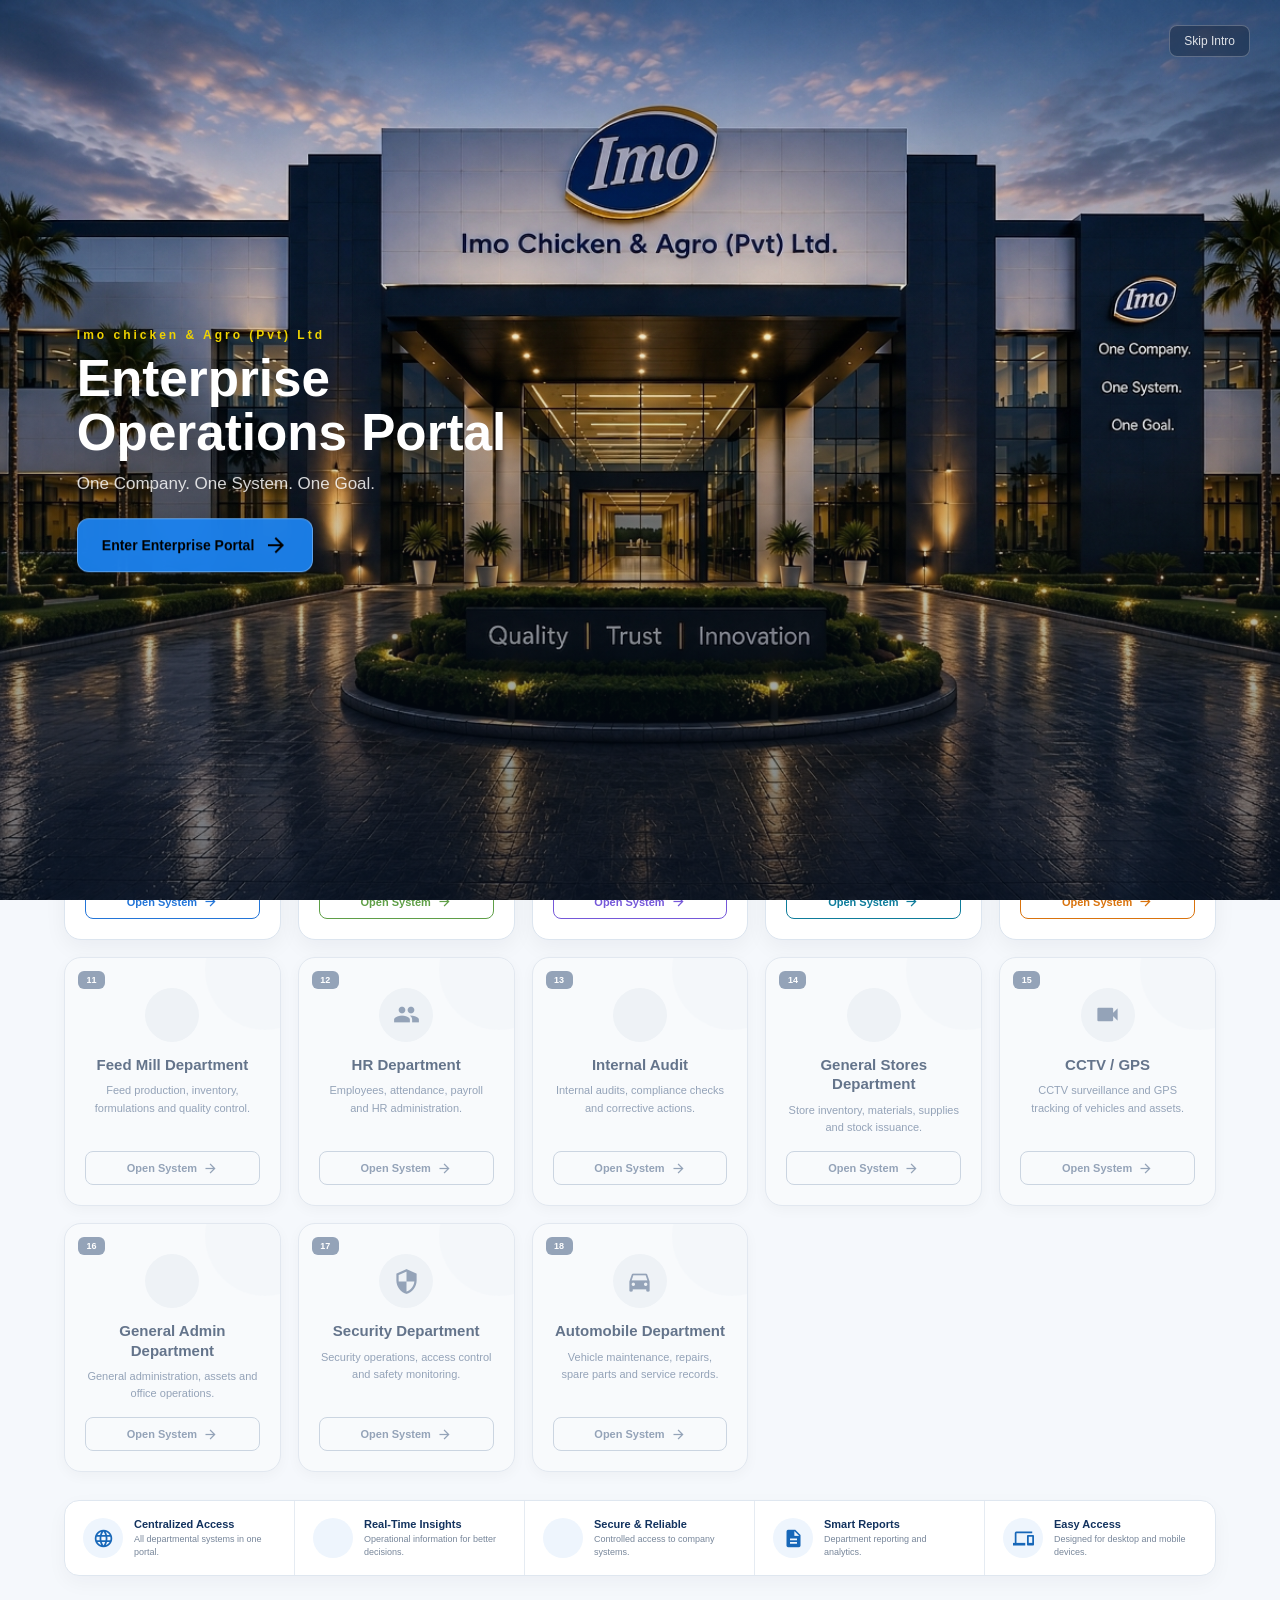
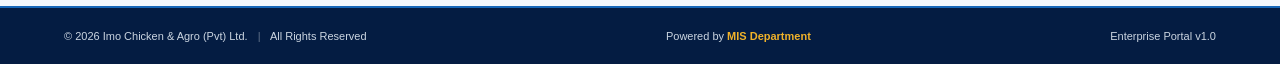
<file: index.html>
<!DOCTYPE html>
<html lang="en">

<head>

    <meta charset="UTF-8">

    <meta
        name="viewport"
        content="width=device-width, initial-scale=1.0"
    >
    <!-- =====================================================
     IMO BUILDING ENTRANCE
    ===================================================== -->
    <section id="buildingIntro" class="building-intro">

        <div class="building-bg"></div>

        <div class="building-overlay"></div>

        <div class="entrance-content">

            <div class="entrance-label">
                Imo chicken & Agro (Pvt) Ltd
            </div>

            <h1>
                Enterprise Operations Portal
            </h1>

            <p>
                One Company. One System. One Goal.
            </p>

            <button id="enterPortalBtn" class="enter-portal-btn">
                Enter Enterprise Portal
                <span class="material-icons">
                    arrow_forward
                </span>
            </button>

        </div>

        <button id="skipIntroBtn" class="skip-intro-btn">
            Skip Intro
        </button>

    </section>

    <title>
        Imo Enterprise Operations Portal
    </title>


    <link
        rel="stylesheet"
        href="css/style.css"
    >


    <link
        rel="stylesheet"
        href="https://fonts.googleapis.com/icon?family=Material+Icons"
    >

</head>


<body>


    <!-- =====================================================
         PAGE
    ====================================================== -->

    <div class="portal-page">



        <!-- =================================================
             TOP AREA
        ================================================== -->

        <section class="portal-hero">


            <!-- TOP INFO -->
            
            <div class="hero-topbar">


                <div class="date-card">

                    <div class="date-row">

                        <span class="material-icons">
                            calendar_month
                        </span>

                        <div>
                            <strong id="currentDate">
                                --
                            </strong>

                            <small id="currentDay">
                                --
                            </small>
                        </div>

                    </div>


                    <div class="date-divider"></div>


                    <div class="date-row">

                        <span class="material-icons">
                            schedule
                        </span>

                        <div>
                            <strong id="currentTime">
                                --
                            </strong>

                            <small>
                                Local Time
                            </small>
                        </div>

                    </div>

                </div>



                <!-- COMPANY BRAND -->

                <div class="hero-brand">

                    <img
                        src="assets/Logo.png"
                        alt="Imo Chicken & Agro Logo"
                        class="hero-logo"
                    >

                    <h1>
                        Enterprise Operations Portal
                    </h1>

                    <div class="hero-accent"></div>

                    <p>
                        One Company. One System. One Goal.
                    </p>

                </div>



                <!-- STATUS -->

                <div class="system-status-card">

                    <div class="status-heading">

                        <span class="material-icons">
                            monitoring
                        </span>

                        <div>
                            <strong>
                                All Systems
                            </strong>

                            <small>
                                Centralized Access
                            </small>
                        </div>

                    </div>


                    <div class="status-divider"></div>


                    <div class="department-count">

                        <strong>
                            18
                        </strong>

                        <span>
                            Departments & Systems
                        </span>

                    </div>

                </div>


            </div>



            <!-- INTRO -->

            <div class="hero-intro">

                <p>
                    Centralized access to departmental systems of
                    <strong>
                        Imo Chicken & Agro (Pvt) Ltd.
                    </strong>
                </p>

            </div>


        </section>


        <!-- =================================================
             TOP TAB (sits on the hero's bottom line)
        ================================================== -->

        <nav class="top-tab-bar">

            <button
                id="kpiTabBtn"
                type="button"
                class="top-tab"
            >
                <span class="material-icons">
                    query_stats
                </span>

                Top Management KPI Dashboard
            </button>

        </nav>



        <!-- =================================================
             DEPARTMENTS
        ================================================== -->

        <main class="departments-section">


            <div class="section-heading">

                <div>

                    <span class="section-label">
                        ENTERPRISE ACCESS
                    </span>

                    <h2>
                        Departments & Systems
                    </h2>

                    <p>
                        Select a department to access its operational system.
                    </p>

                </div>


                <div class="department-total">

                    <span class="material-icons">
                        apps
                    </span>

                    <span>
                        18 Modules
                    </span>

                </div>

            </div>



            <!-- CARDS GENERATED BY JS -->

            <div
                id="departmentGrid"
                class="department-grid"
            >
            </div>


        </main>



        <!-- =================================================
             FEATURES
        ================================================== -->

        <section class="portal-features">


            <div class="feature-item">

                <div class="feature-icon">
                    <span class="material-icons">
                        language
                    </span>
                </div>

                <div>
                    <strong>
                        Centralized Access
                    </strong>

                    <p>
                        All departmental systems in one portal.
                    </p>
                </div>

            </div>



            <div class="feature-item">

                <div class="feature-icon">
                    <span class="material-icons">
                        insights
                    </span>
                </div>

                <div>
                    <strong>
                        Real-Time Insights
                    </strong>

                    <p>
                        Operational information for better decisions.
                    </p>
                </div>

            </div>



            <div class="feature-item">

                <div class="feature-icon">
                    <span class="material-icons">
                        shield
                    </span>
                </div>

                <div>
                    <strong>
                        Secure & Reliable
                    </strong>

                    <p>
                        Controlled access to company systems.
                    </p>
                </div>

            </div>



            <div class="feature-item">

                <div class="feature-icon">
                    <span class="material-icons">
                        description
                    </span>
                </div>

                <div>
                    <strong>
                        Smart Reports
                    </strong>

                    <p>
                        Department reporting and analytics.
                    </p>
                </div>

            </div>



            <div class="feature-item">

                <div class="feature-icon">
                    <span class="material-icons">
                        devices
                    </span>
                </div>

                <div>
                    <strong>
                        Easy Access
                    </strong>

                    <p>
                        Designed for desktop and mobile devices.
                    </p>
                </div>

            </div>


        </section>



        <!-- =================================================
             FOOTER
        ================================================== -->

        <footer class="portal-footer">

            <div>
                © 2026 Imo Chicken & Agro (Pvt) Ltd.
                <span>|</span>
                All Rights Reserved
            </div>


            <div>
                Powered by
                <strong>
                    MIS Department
                </strong>
            </div>


            <div>
                Enterprise Portal v1.0
            </div>

        </footer>


    </div>



    <!-- =====================================================
         COMING SOON MODAL
    ====================================================== -->

    <div
        id="comingSoonModal"
        class="modal"
    >

        <div class="modal-card">


            <div class="modal-icon">

                <span class="material-icons">
                    construction
                </span>

            </div>


            <span class="modal-badge">
                COMING SOON
            </span>


            <h2 id="comingSoonTitle">
                Department System
            </h2>


            <p>
                This department system is currently under development
                and will be available through the Enterprise Operations
                Portal soon.
            </p>


            <button
                id="closeComingSoon"
                type="button"
                class="modal-close-btn"
            >
                Close
            </button>


        </div>

    </div>



    <!-- =====================================================
         SCRIPT
    ====================================================== -->

    <script src="js/app.js"></script>


</body>

</html>
</file>
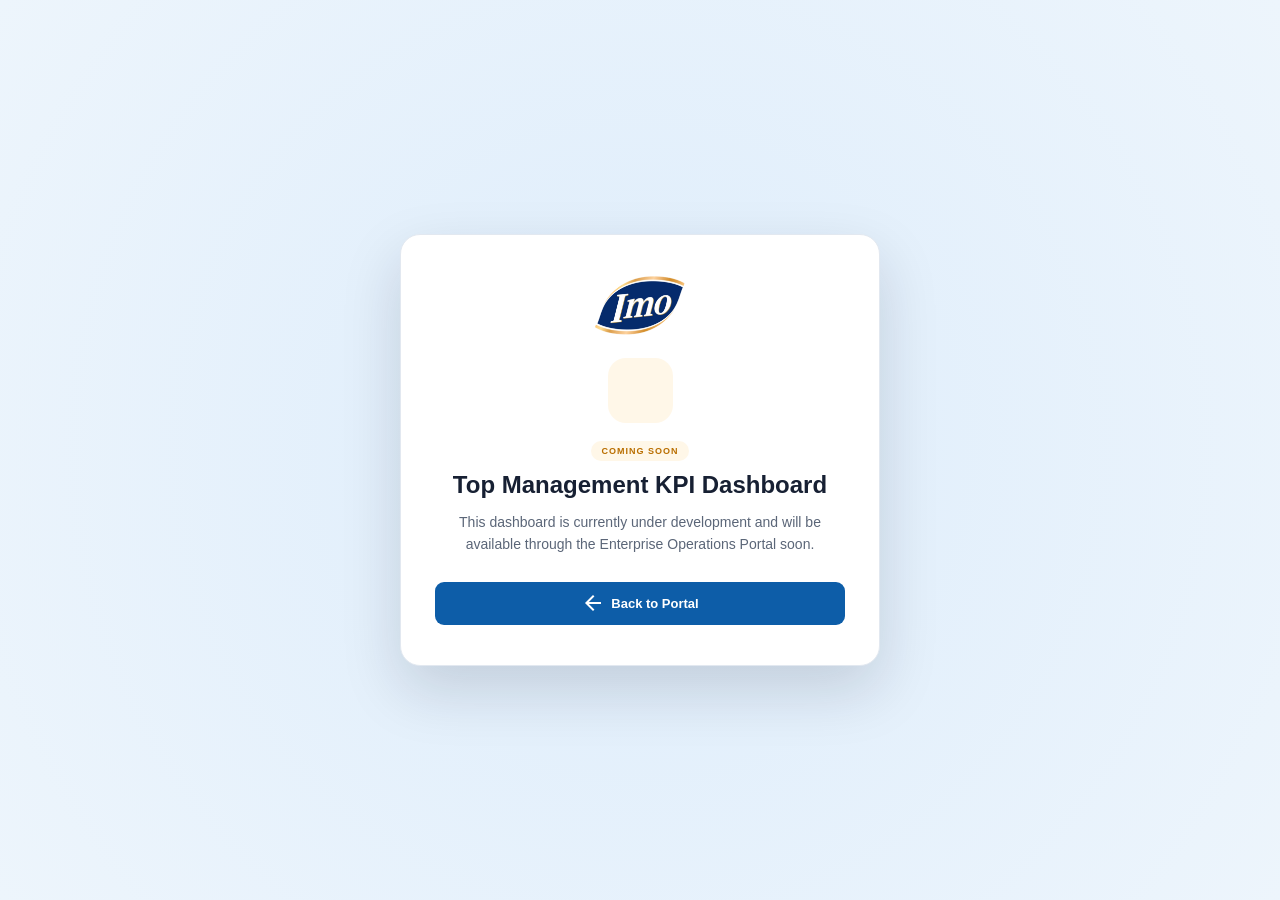
<file: kpi.html>
<!DOCTYPE html>
<html lang="en">

<head>

    <meta charset="UTF-8">

    <meta
        name="viewport"
        content="width=device-width, initial-scale=1.0"
    >

    <title>
        Top Management KPI Dashboard | Imo Enterprise Operations Portal
    </title>

    <link
        rel="stylesheet"
        href="css/style.css"
    >

    <link
        rel="stylesheet"
        href="https://fonts.googleapis.com/icon?family=Material+Icons"
    >

</head>


<body class="coming-soon-body">

    <main class="coming-soon-page">

        <div class="coming-soon-card">

            <img
                src="assets/Logo.png"
                alt="Imo Chicken & Agro Logo"
                class="coming-soon-logo"
            >

            <div class="modal-icon">
                <span class="material-icons">
                    query_stats
                </span>
            </div>

            <span class="modal-badge">
                COMING SOON
            </span>

            <h1>
                Top Management KPI Dashboard
            </h1>

            <p>
                This dashboard is currently under development
                and will be available through the Enterprise Operations
                Portal soon.
            </p>

            <a
                href="index.html#portal"
                class="modal-close-btn coming-soon-back"
            >
                <span class="material-icons">
                    arrow_back
                </span>
                Back to Portal
            </a>

        </div>

    </main>

</body>

</html>
</file>
<file: css/style.css>
/* =========================================================
   Imo ENTERPRISE OPERATIONS PORTAL
========================================================= */


/* =========================================================
   RESET
========================================================= */

* {
    margin: 0;
    padding: 0;
    box-sizing: border-box;
}


html {
    scroll-behavior: smooth;
}


body {
    min-height: 100vh;

    font-family:
        "Segoe UI",
        Arial,
        sans-serif;

    background: #f5f8fc;

    color: #172033;
}



/* =========================================================
   MAIN PAGE
========================================================= */

.portal-page {
    min-height: 100vh;
}



/* =========================================================
   HERO
========================================================= */

.portal-hero {
    position: relative;

    padding:
        26px 5%
        40px;

    overflow: hidden;

    background:
        radial-gradient(
            circle at center,
            rgba(214, 233, 251, 0.75),
            rgba(245, 249, 253, 0.94) 55%,
            #edf5fc 100%
        );

    border-bottom:
        1px solid #dbe7f2;
}


.portal-hero::before {
    content: "";

    position: absolute;

    width: 520px;
    height: 520px;

    top: -330px;
    left: -180px;

    border:
        1px solid rgba(30, 103, 177, 0.10);

    border-radius: 50%;
}


.portal-hero::after {
    content: "";

    position: absolute;

    width: 520px;
    height: 520px;

    right: -200px;
    top: -320px;

    border:
        1px solid rgba(30, 103, 177, 0.10);

    border-radius: 50%;
}



/* =========================================================
   HERO TOPBAR
========================================================= */

.hero-topbar {
    position: relative;

    z-index: 2;

    display: grid;

    grid-template-columns:
        220px
        minmax(0, 1fr)
        220px;

    gap: 30px;

    align-items: center;
}



/* =========================================================
   DATE CARD
========================================================= */

.date-card,
.system-status-card {
    padding: 17px 18px;

    background:
        rgba(255, 255, 255, 0.88);

    border:
        1px solid rgba(203, 213, 225, 0.85);

    border-radius: 16px;

    box-shadow:
        0 9px 25px rgba(15, 23, 42, 0.06);

    backdrop-filter: blur(10px);

    -webkit-backdrop-filter: blur(10px);
}


.date-row {
    display: flex;

    align-items: center;

    gap: 12px;
}


.date-row .material-icons {
    color: #1767b8;

    font-size: 24px;
}


.date-row div {
    display: flex;
    flex-direction: column;
}


.date-row strong {
    color: #0f2b55;

    font-size: 13px;
}


.date-row small {
    margin-top: 2px;

    color: #7b8aa0;

    font-size: 10px;
}


.date-divider,
.status-divider {
    height: 1px;

    margin: 12px 0;

    background: #e2e8f0;
}



/* =========================================================
   BRAND
========================================================= */

.hero-brand {
    text-align: center;
}


.hero-logo {
    width: 105px;
    height: 75px;

    object-fit: contain;

    margin-bottom: 5px;
}


.hero-brand h1 {
    margin: 0;

    color: #0e3263;

    font-size:
        clamp(
            30px,
            3.4vw,
            46px
        );

    font-weight: 800;

    letter-spacing: -1.3px;
}


.hero-accent {
    width: 46px;
    height: 3px;

    margin:
        13px auto;

    border-radius: 20px;

    background: #f0aa19;
}


.hero-brand p {
    color: #475569;

    font-size: 16px;

    font-weight: 500;
}



/* =========================================================
   STATUS
========================================================= */

.status-heading {
    display: flex;

    align-items: center;

    gap: 11px;
}


.status-heading .material-icons {
    color: #079a95;

    font-size: 27px;
}


.status-heading div {
    display: flex;
    flex-direction: column;
}


.status-heading strong {
    color: #0f2b55;

    font-size: 13px;
}


.status-heading small {
    margin-top: 2px;

    color: #7b8aa0;

    font-size: 10px;
}


.department-count {
    display: flex;

    align-items: baseline;

    gap: 8px;
}


.department-count strong {
    color: #1767b8;

    font-size: 23px;
}


.department-count span {
    color: #64748b;

    font-size: 11px;
}



/* =========================================================
   HERO INTRO
========================================================= */

.hero-intro {
    position: relative;

    z-index: 2;

    max-width: 680px;

    margin:
        25px auto 0;

    text-align: center;
}


.hero-intro p {
    color: #64748b;

    font-size: 13px;

    line-height: 1.6;
}


.hero-intro strong {
    color: #0f2b55;
}



/* =========================================================
   DEPARTMENT SECTION
========================================================= */

.departments-section {
    padding:
        35px 5%
        28px;
}


.section-heading {
    display: flex;

    align-items: flex-end;

    justify-content: space-between;

    gap: 20px;

    margin-bottom: 25px;
}


.section-label {
    display: inline-block;

    margin-bottom: 5px;

    color: #1767b8;

    font-size: 10px;

    font-weight: 800;

    letter-spacing: 1.4px;
}


.section-heading h2 {
    color: #10294f;

    font-size: 27px;

    font-weight: 800;
}


.section-heading p {
    margin-top: 5px;

    color: #718096;

    font-size: 13px;
}


.department-total {
    display: inline-flex;

    align-items: center;

    gap: 7px;

    padding:
        9px 13px;

    background: #eef5fd;

    border-radius: 9px;

    color: #1767b8;

    font-size: 12px;

    font-weight: 700;
}


.department-total .material-icons {
    font-size: 18px;
}



/* =========================================================
   DEPARTMENT GRID
========================================================= */

.department-grid {
    display: grid;

    grid-template-columns:
        repeat(
            5,
            minmax(0, 1fr)
        );

    gap: 17px;
}



/* =========================================================
   DEPARTMENT CARD
========================================================= */

.department-card {
    position: relative;

    min-height: 235px;

    display: flex;

    flex-direction: column;

    padding: 20px;

    overflow: hidden;

    background: #ffffff;

    border:
        1px solid #dce5ef;

    border-radius: 17px;

    box-shadow:
        0 7px 22px rgba(15, 23, 42, 0.05);

    cursor: pointer;

    transition:
        transform 0.22s ease,
        box-shadow 0.22s ease,
        border-color 0.22s ease;
}


.department-card::after {
    content: "";

    position: absolute;

    width: 120px;
    height: 120px;

    right: -45px;
    top: -48px;

    border-radius: 50%;

    background:
        var(--soft-color);

    opacity: 0.5;
}


.department-card:hover {
    transform:
        translateY(-5px);

    border-color:
        var(--card-color);

    box-shadow:
        0 14px 30px rgba(15, 23, 42, 0.10);
}



/* NUMBER */

.department-number {
    position: absolute;

    top: 13px;
    left: 13px;

    min-width: 27px;

    padding:
        4px 7px;

    border-radius: 6px;

    background:
        var(--card-color);

    color: #ffffff;

    font-size: 9px;

    font-weight: 800;

    text-align: center;
}



/* ICON */

.department-icon {
    width: 54px;
    height: 54px;

    margin:
        10px auto
        13px;

    display: flex;

    align-items: center;
    justify-content: center;

    border-radius: 50%;

    background:
        var(--soft-color);

    color:
        var(--card-color);

    position: relative;

    z-index: 2;
}


.department-icon .material-icons {
    font-size: 27px;
}



/* CONTENT */

.department-card h3 {
    margin-bottom: 8px;

    color: #10294f;

    font-size: 15px;

    line-height: 1.3;

    font-weight: 800;

    text-align: center;
}


.department-card p {
    flex: 1;

    margin-bottom: 15px;

    color: #64748b;

    font-size: 11px;

    line-height: 1.55;

    text-align: center;
}



/* BUTTON */

.department-open-btn {
    width: 100%;

    min-height: 34px;

    display: flex;

    align-items: center;
    justify-content: center;

    gap: 6px;

    border:
        1px solid
        var(--card-color);

    border-radius: 8px;

    background: transparent;

    color:
        var(--card-color);

    font-size: 11px;

    font-weight: 800;

    transition:
        background 0.2s ease,
        color 0.2s ease;
}


.department-card:hover
.department-open-btn {
    background:
        var(--card-color);

    color: #ffffff;
}


.department-open-btn
.material-icons {
    font-size: 15px;
}

/* =========================================================
   SYSTEM AVAILABLE INDICATOR
========================================================= */

.system-online-dot {
    position: absolute;

    top: 17px;
    right: 17px;

    width: 14px;
    height: 14px;

    border-radius: 50%;

    background: #16a34a;

    border: 2px solid #ffffff;

    box-shadow:
        0 0 0 3px rgba(22, 163, 74, 0.14);

    z-index: 5;
}



/* =========================================================
   FEATURES
========================================================= */

.portal-features {
    width: 90%;

    margin:
        0 auto
        30px;

    display: grid;

    grid-template-columns:
        repeat(
            5,
            minmax(0, 1fr)
        );

    background: #ffffff;

    border:
        1px solid #dfe7f0;

    border-radius: 15px;

    box-shadow:
        0 7px 20px rgba(15, 23, 42, 0.04);

    overflow: hidden;
}


.feature-item {
    display: flex;

    align-items: center;

    gap: 11px;

    padding:
        17px 18px;

    border-right:
        1px solid #e5ebf2;
}


.feature-item:last-child {
    border-right: none;
}


.feature-icon {
    min-width: 40px;
    width: 40px;
    height: 40px;

    display: flex;

    align-items: center;
    justify-content: center;

    border-radius: 50%;

    background: #eef5fd;

    color: #1767b8;
}


.feature-icon
.material-icons {
    font-size: 21px;
}


.feature-item strong {
    display: block;

    margin-bottom: 3px;

    color: #12325e;

    font-size: 11px;
}


.feature-item p {
    color: #77869a;

    font-size: 9px;

    line-height: 1.4;
}



/* =========================================================
   FOOTER
========================================================= */

.portal-footer {
    min-height: 58px;

    padding:
        0 5%;

    display: flex;

    align-items: center;

    justify-content: space-between;

    gap: 20px;

    background: #041c42;

    border-top:
        2px solid #1767b8;

    color: #cbd5e1;

    font-size: 11px;
}


.portal-footer span {
    margin:
        0 7px;

    color: #64748b;
}


.portal-footer strong {
    color: #f0b22a;
}



/* =========================================================
   MODAL
========================================================= */

.modal {
    display: none;

    position: fixed;

    inset: 0;

    z-index: 9999;

    align-items: center;

    justify-content: center;

    padding: 20px;

    background:
        rgba(15, 23, 42, 0.60);

    backdrop-filter:
        blur(6px);

    -webkit-backdrop-filter:
        blur(6px);
}


.modal.show {
    display: flex;
}



/* =========================================================
   MODAL CARD
========================================================= */

.modal-card {
    width: 100%;

    max-width: 430px;

    padding:
        36px 32px;

    background: #ffffff;

    border:
        1px solid #e2e8f0;

    border-radius: 20px;

    box-shadow:
        0 24px 60px rgba(15, 23, 42, 0.25);

    text-align: center;

    animation:
        modalIn
        0.22s ease;
}


.modal-icon {
    width: 65px;
    height: 65px;

    margin:
        0 auto
        17px;

    display: flex;

    align-items: center;

    justify-content: center;

    background: #fff7e8;

    color: #e69310;

    border-radius: 18px;
}


.modal-icon
.material-icons {
    font-size: 32px;
}


.modal-badge {
    display: inline-block;

    margin-bottom: 10px;

    padding:
        5px 10px;

    background: #fff7e8;

    color: #b96e00;

    border-radius: 20px;

    font-size: 9px;

    font-weight: 800;

    letter-spacing: 1px;
}


.modal-card h2 {
    margin-bottom: 10px;

    color: #10294f;

    font-size: 22px;
}


.modal-card p {
    margin-bottom: 24px;

    color: #64748b;

    font-size: 13px;

    line-height: 1.65;
}


.modal-close-btn {
    width: 100%;

    min-height: 43px;

    border: none;

    border-radius: 9px;

    background: #0d5da8;

    color: #ffffff;

    font-size: 13px;

    font-weight: 800;

    cursor: pointer;
}


.modal-close-btn:hover {
    background: #094c8a;
}



@keyframes modalIn {

    from {
        opacity: 0;

        transform:
            translateY(14px)
            scale(0.98);
    }

    to {
        opacity: 1;

        transform:
            translateY(0)
            scale(1);
    }

}



/* =========================================================
   TABLET
========================================================= */

@media (max-width: 1200px) {

    .department-grid {
        grid-template-columns:
            repeat(
                3,
                minmax(0, 1fr)
            );
    }


    .hero-topbar {
        grid-template-columns:
            190px
            minmax(0, 1fr)
            190px;
    }


    .portal-features {
        grid-template-columns:
            repeat(
                3,
                minmax(0, 1fr)
            );
    }


    .feature-item {
        border-bottom:
            1px solid #e5ebf2;
    }

}



/* =========================================================
   SMALL TABLET
========================================================= */

@media (max-width: 850px) {

    .hero-topbar {
        grid-template-columns: 1fr;

        text-align: center;
    }


    .date-card,
    .system-status-card {
        display: none;
    }


    .department-grid {
        grid-template-columns:
            repeat(
                2,
                minmax(0, 1fr)
            );
    }


    .section-heading {
        align-items: flex-start;

        flex-direction: column;
    }


    .portal-features {
        grid-template-columns:
            repeat(
                2,
                minmax(0, 1fr)
            );
    }


    .portal-footer {
        flex-direction: column;

        padding:
            18px 5%;

        text-align: center;
    }

}



/* =========================================================
   MOBILE
========================================================= */

@media (max-width: 520px) {

    .portal-hero {
        padding:
            25px 6%
            30px;
    }


    .hero-logo {
        width: 90px;
    }


    .hero-brand h1 {
        font-size: 31px;
    }


    .hero-brand p {
        font-size: 14px;
    }


    .departments-section {
        padding:
            28px 6%;
    }


    .department-grid {
        grid-template-columns: 1fr;
    }


    .department-card {
        min-height: 215px;
    }


    .portal-features {
        width: 88%;

        grid-template-columns: 1fr;
    }


    .feature-item {
        border-right: none;
    }

}
.hero-toggle-btn {
    position: absolute;
    top: 18px;
    right: 24px;

    z-index: 20;

    display: inline-flex;
    align-items: center;
    gap: 6px;

    padding: 8px 12px;

    border: 1px solid #cbd5e1;
    border-radius: 9px;

    background: rgba(255, 255, 255, 0.88);

    color: #123c73;

    font-size: 12px;
    font-weight: 700;

    cursor: pointer;

    backdrop-filter: blur(8px);
}

.hero-toggle-btn .material-icons {
    font-size: 18px;
}


/* COLLAPSED STATE */

.portal-hero.collapsed {
    padding-top: 14px;
    padding-bottom: 14px;
}

.portal-hero.collapsed .hero-topbar,
.portal-hero.collapsed .hero-intro {
    display: none;
}

.portal-hero.collapsed {
    min-height: 58px;
}
/* =========================================================
   ACTIVE / DISABLED DEPARTMENT STATUS
========================================================= */

/* READY SYSTEM */
.department-card.system-active {
    opacity: 1;
}


/* SYSTEM NOT AVAILABLE YET */
.department-card.system-disabled {
    --card-color: #94a3b8 !important;
    --soft-color: #f1f5f9 !important;

    background: #f8fafc;

    border-color: #e2e8f0;

    box-shadow:
        0 4px 14px rgba(15, 23, 42, 0.035);
}


/* ICON GRAY */
.department-card.system-disabled
.department-icon {
    background: #eef2f6;

    color: #94a3b8;
}


/* NUMBER BADGE GRAY */
.department-card.system-disabled
.department-number {
    background: #94a3b8;
}


/* TITLE SLIGHTLY MUTED */
.department-card.system-disabled h3 {
    color: #64748b;
}


/* DESCRIPTION MUTED */
.department-card.system-disabled p {
    color: #94a3b8;
}


/* BUTTON GRAY */
.department-card.system-disabled
.department-open-btn {
    border-color: #cbd5e1;

    color: #94a3b8;

    background: transparent;
}


/* DON'T TURN COLORED ON HOVER */
.department-card.system-disabled:hover {
    transform: translateY(-2px);

    border-color: #cbd5e1;

    box-shadow:
        0 7px 18px rgba(15, 23, 42, 0.05);
}


.department-card.system-disabled:hover
.department-open-btn {
    background: #e2e8f0;

    color: #64748b;
}


/* ACTIVE CARD KEEPS NORMAL COLOUR */
.department-card.system-active:hover {
    border-color: var(--card-color);
}
/* =========================================================
   IMO BUILDING ENTRANCE
========================================================= */

.building-intro {
    position: fixed;
    inset: 0;

    width: 100%;
    height: 100vh;

    z-index: 9999;

    overflow: hidden;

    background: #071a31;

    transition:
        opacity 0.8s ease,
        visibility 0.8s ease;
}

.building-bg {
    position: absolute;
    inset: 0;

    background:
        url("../assets/imo-building.jpg")
        center center / cover no-repeat;

    transform: scale(1);

    transition:
        transform 3.2s cubic-bezier(.2,.75,.25,1),
        filter 2.4s ease;
}

.building-overlay {
    position: absolute;
    inset: 0;

    background:
        linear-gradient(
            to top,
            rgba(3, 15, 32, 0.62) 0%,
            rgba(3, 15, 32, 0.18) 42%,
            rgba(3, 15, 32, 0.03) 70%
        );
}

.entrance-content {
    position: absolute;

    /* LEFT SIDE CENTER */
    left: 6%;
    top: 50%;
    bottom: auto;

    transform: translateY(-50%);

    width: min(520px, 42%);

    text-align: left;

    color: #ffffff;

    z-index: 3;

    transition:
        opacity 0.8s ease,
        transform 0.8s ease;
}

.entrance-label {
    margin-bottom: 10px;

    font-size: 12px;
    font-weight: 700;

    letter-spacing: 3px;

    color: #efd300;
}

.entrance-content h1 {
    margin: 0;

    font-size: clamp(32px, 4vw, 55px);
    font-weight: 800;

    line-height: 1.05;
}

.entrance-content p {
    margin: 14px 0 24px;

    font-size: 17px;

    color: rgba(255,255,255,0.82);
}

.enter-portal-btn {
    display: inline-flex;
    align-items: center;
    gap: 10px;

    padding: 14px 24px;

    border: 1px solid rgba(255,255,255,0.3);
    border-radius: 12px;

    background: rgba(28, 131, 241, 0.941);

    color: black;

    font-size: 14px;
    font-weight: 700;

    cursor: pointer;

    backdrop-filter: blur(12px);

    box-shadow:
        0 12px 35px rgba(0,0,0,0.22);

    transition:
        transform 0.25s ease,
        background 0.25s ease;
}

.enter-portal-btn:hover {
    transform: translateY(-2px);

    background: #40b2f0;
}

.skip-intro-btn {
    position: absolute;

    top: 25px;
    right: 30px;

    z-index: 4;

    border: 1px solid rgba(255,255,255,0.25);
    border-radius: 8px;

    padding: 8px 14px;

    background: rgba(5,20,40,0.35);

    color: rgba(255,255,255,0.85);

    font-size: 12px;

    cursor: pointer;

    backdrop-filter: blur(8px);
}


/* ENTERING BUILDING */

.building-intro.entering .building-bg {
    transform: scale(2.15);

    filter: brightness(1.25);
}

.building-intro.entering .entrance-content {
    opacity: 0;

    transform:
        translateY(-50%)
        translateX(-30px);
}

.building-intro.entering .skip-intro-btn {
    opacity: 0;
}


/* REMOVE INTRO */

.building-intro.finished {
    opacity: 0;
    visibility: hidden;
    pointer-events: none;
}

/* =========================================================
   TOP TAB (KPI DASHBOARD)
   Floats just above the hero's bottom border line.
========================================================= */

.top-tab-bar {
    position: relative;
    z-index: 3;

    display: flex;
    justify-content: flex-end;
    align-items: flex-start;

    height: 0;

    padding: 0 5%;
}


.top-tab {
    display: inline-flex;
    align-items: center;
    gap: 12px;

    max-width: 230px;

    padding: 10px 20px 10px 12px;

    border: none;
    border-radius: 16px 16px 4px 16px;

    background:
        linear-gradient(
            135deg,
            #1767b8,
            #2f8be6
        );

    color: #ffffff;

    font-family: inherit;
    font-size: 14px;
    font-weight: 600;
    line-height: 1.25;
    text-align: left;

    box-shadow:
        0 6px 16px rgba(23, 103, 184, 0.28);

    cursor: pointer;

    transform: translateY(calc(-100% - 12px));

    transition:
        box-shadow 0.2s ease,
        filter 0.2s ease;
}


.top-tab .material-icons {
    flex-shrink: 0;

    display: grid;
    place-items: center;

    width: 36px;
    height: 36px;

    border-radius: 50%;

    background: rgba(255, 255, 255, 0.2);

    font-size: 22px;
}


.top-tab:hover {
    filter: brightness(1.08);

    box-shadow:
        0 8px 20px rgba(23, 103, 184, 0.38);
}


@media (max-width: 600px) {

    .top-tab-bar {
        justify-content: center;
    }

}


/* =========================================================
   COMING SOON PAGE (kpi.html)
========================================================= */

.coming-soon-page {
    min-height: 100vh;

    display: flex;
    align-items: center;
    justify-content: center;

    padding: 24px;

    background:
        radial-gradient(
            circle at center,
            rgba(214, 233, 251, 0.75),
            #edf5fc 100%
        );
}


.coming-soon-card {
    width: 100%;
    max-width: 480px;

    padding: 40px 34px;

    background: #ffffff;

    border: 1px solid #e2e8f0;
    border-radius: 20px;

    box-shadow: 0 24px 60px rgba(15, 23, 42, 0.15);

    text-align: center;
}


.coming-soon-logo {
    width: 90px;

    margin-bottom: 18px;
}


.coming-soon-card h1 {
    margin-bottom: 12px;

    font-size: 24px;
    color: #172033;
}


.coming-soon-card p {
    margin-bottom: 26px;

    font-size: 14px;
    line-height: 1.6;
    color: #5b6678;
}


.coming-soon-back {
    display: inline-flex;
    align-items: center;
    justify-content: center;
    gap: 6px;

    text-decoration: none;
}
</file>
